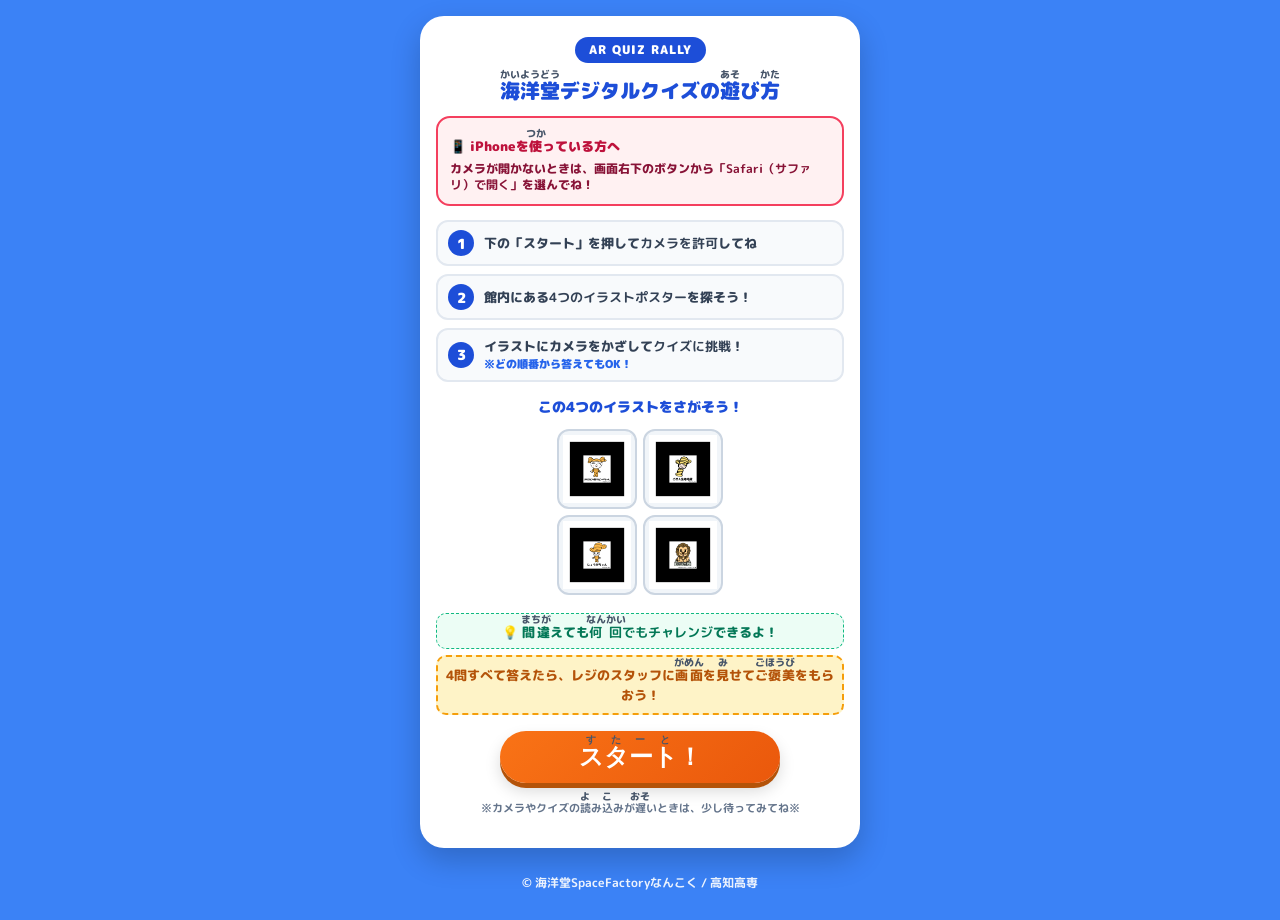
<file: index.html>
<!DOCTYPE html>
<html lang="ja">
<head> 
    <meta charset="utf-8">
    <title>海洋堂デジタルクイズの説明だよ</title>
    <meta name="description" content="海洋堂デジタルクイズラリーの説明とスタート画面">
    <meta name="viewport" content="width=device-width, initial-scale=1.0, user-scalable=no">
    <link rel="stylesheet" href="style.css">
    <!-- 角丸の読みやすいフォント読み込み -->
    <link rel="preconnect" href="https://fonts.googleapis.com">
    <link rel="preconnect" href="https://fonts.gstatic.com" crossorigin>
    <link href="https://fonts.googleapis.com/css2?family=M+PLUS+Rounded+1c:wght@700;800;900&display=swap" rel="stylesheet">
</head>
<body>
    <div id="All">
        <main class="quiz-card">
            
            <!-- 1. ヘッダータイトル -->
            <header class="quiz-header">
                <div class="badge">AR QUIZ RALLY</div>
                <h1><ruby>海洋堂<rt>かいようどう</rt></ruby>デジタルクイズの<ruby>遊<rt>あそ</rt></ruby>び<ruby>方<rt>かた</rt></ruby></h1>
            </header>

            <!-- 2. iPhone注意喚起バナー（Safari必須） -->
            <div class="safari-notice">
                <div class="notice-title">📱 iPhoneを<ruby>使<rt>つか</rt></ruby>っている方へ</div>
                <p>カメラが開かないときは、画面右下のボタンから<strong>「Safari（サファリ）で開く」</strong>を選んでね！</p>
            </div>

            <!-- 3. かんたん4ステップ説明 -->
            <div class="manual-steps">
                <div class="step-item">
                    <span class="step-num">1</span>
                    <p>下の「スタート」を押して<strong>カメラを許可</strong>してね</p>
                </div>
                <div class="step-item">
                    <span class="step-num">2</span>
                    <p>館内にある<strong>4つのイラストポスター</strong>を探そう！</p>
                </div>
                <div class="step-item">
                    <span class="step-num">3</span>
                    <p>イラストにカメラをかざして<strong>クイズに挑戦</strong>！<br><span class="sub-hint">※どの順番から答えてもOK！</span></p>
                </div>
            </div>

            <!-- 4. 探すマーカー画像一覧 -->
            <div class="marker-section">
                <div class="section-title">この4つのイラストをさがそう！</div>
                <div class="marker-container">
                    <table class="marker-table">
                        <tr>
                            <td><img src="images/marker/pattern-senbeityan.png" alt="マーカー1"></td>
                            <td><img src="images/marker/pattern-syougajizou.png" alt="マーカー2"></td>
                        </tr>
                        <tr>
                            <td><img src="images/marker/pattern-syougatyan.png" alt="マーカー3"></td>
                            <td><img src="images/marker/pattern-yanaseraion.png" alt="マーカー4"></td>
                        </tr>
                    </table>
                </div>
            </div>

            <!-- 5. チャレンジ＆ご褒美の説明 -->
            <div class="instruction-box">
                <p class="retry-p">💡 <ruby>間違<rt>まちが</rt></ruby>えても<strong><ruby>何回<rt>なんかい</rt></ruby>でもチャレンジ</strong>できるよ！</p>
                <p class="reward-p">4問すべて答えたら、レジのスタッフに<ruby>画面<rt>がめん</rt></ruby>を<ruby>見<rt>み</rt></ruby>せて<ruby>ご褒美<rt>ごほうび</rt></ruby>をもらおう！</p>
            </div>

            <!-- 6. スタートボタン -->
            <div class="button-container">
                <button type="button" class="start-btn" onclick="location.href='newquiz.html'">
                    <ruby>スタート<rt>すたーと</rt></ruby>！
                </button>
            </div>

            <!-- 7. 注意書き -->
            <p class="notice-p">※カメラやクイズの<ruby>読<rt>よ</rt></ruby>み<ruby>込<rt>こ</rt></ruby>みが<ruby>遅<rt>おそ</rt></ruby>いときは、少し待ってみてね※</p>
        </main>

        <footer>
            <p>© 海洋堂SpaceFactoryなんこく / 高知高専</p>
        </footer>
    </div>
</body>
</html>
</file>
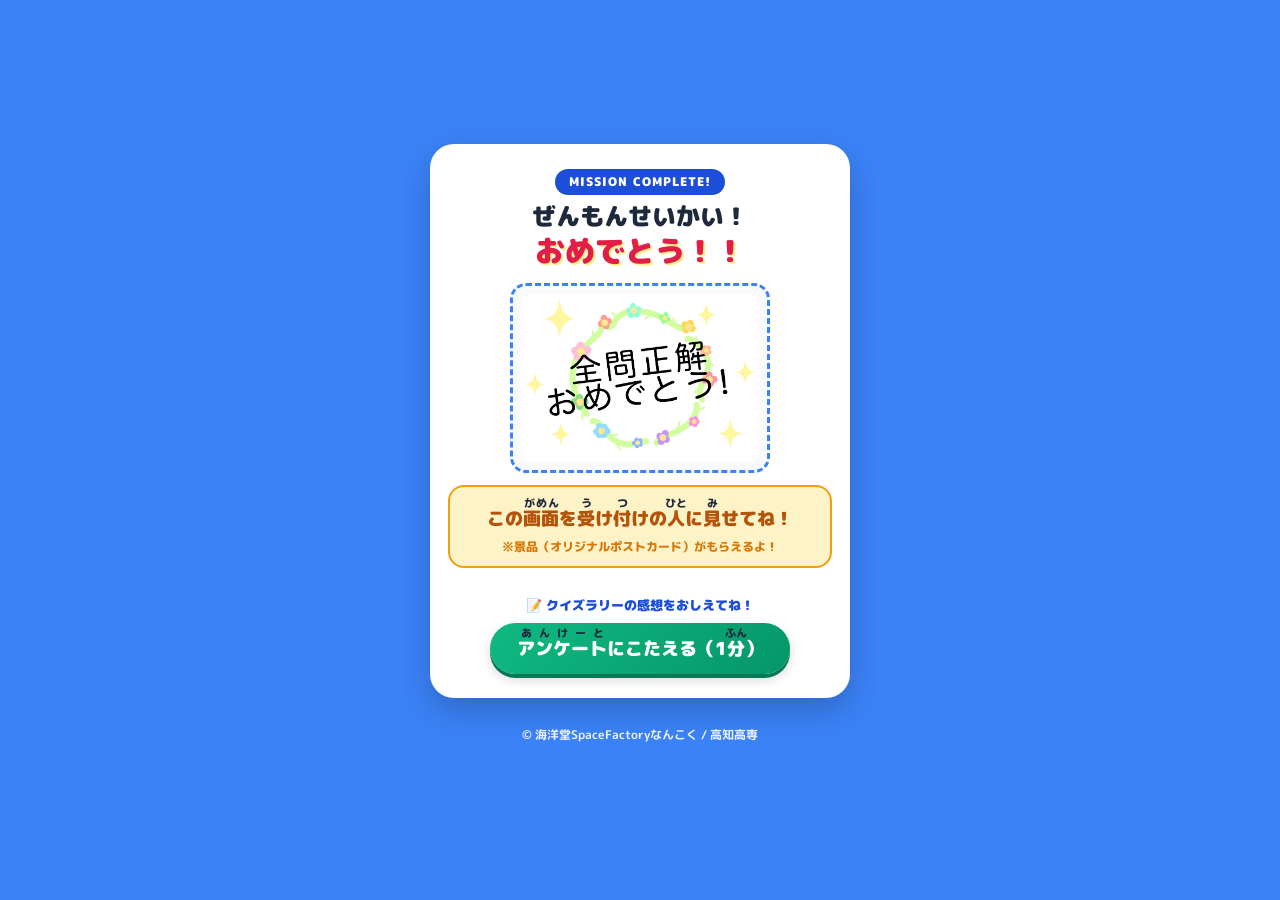
<file: clear.html>
<!DOCTYPE html>
<html lang="ja">
<head>
    <meta charset="UTF-8">
    <title>全問正解おめでとう！｜海洋堂ARクイズラリー</title>
    <meta name="viewport" content="width=device-width, initial-scale=1.0, user-scalable=no">
    <link rel="stylesheet" href="clear.css">
    <!-- 見やすい角丸フォントの読み込み -->
    <link rel="preconnect" href="https://fonts.googleapis.com">
    <link rel="preconnect" href="https://fonts.gstatic.com" crossorigin>
    <link href="https://fonts.googleapis.com/css2?family=M+PLUS+Rounded+1c:wght@700;800;900&display=swap" rel="stylesheet">
</head>
<body>
    <!-- お祝いの紙吹雪演出 -->
    <div class="confetti-container" aria-hidden="true">
        <div class="confetti"></div><div class="confetti"></div>
        <div class="confetti"></div><div class="confetti"></div>
        <div class="confetti"></div><div class="confetti"></div>
        <div class="confetti"></div><div class="confetti"></div>
    </div>

    <div id="outer">
        <main class="clear-card">
            
            <!-- 1. 祝福ヘッダー -->
            <header class="clear-header">
                <div class="badge">MISSION COMPLETE!</div>
                <h1>ぜんもんせいかい！<br><span class="highlight">おめでとう！！</span></h1>
            </header>

            <!-- 2. スタンプ（スタッフ確認用メインエリア） -->
            <div class="stamp-container">
                <div class="stamp-frame">
                    <img src="images/stamp/全問正解.jpg" alt="全問正解スタンプ" class="stamp-image">
                </div>
            </div>

            <!-- 3. スタッフに見せる指示 -->
            <div class="reception-guide">
                <p class="guide-text">
                    この<ruby>画面<rt>がめん</rt></ruby>を<ruby>受<rt>う</rt></ruby>け<ruby>付<rt>つ</rt></ruby>けの<ruby>人<rt>ひと</rt></ruby>に<ruby>見<rt>み</rt></ruby>せてね！
                </p>
                <p class="sub-text">※景品（オリジナルポストカード）がもらえるよ！</p>
            </div>

            <!-- 4. Googleフォーム（アンケート）リンクボタン -->
            <div class="survey-container">
                <p class="survey-title">📝 クイズラリーの感想をおしえてね！</p>
                <a href="https://docs.google.com/forms/d/e/1FAIpQLSczkO3vyU0O9Tlit2I1jtY0QSrg38aOl59SbziwXtgxCSIYGg/viewform?usp=dialog" 
                   target="_blank" 
                   rel="noopener noreferrer" 
                   class="survey-btn">
                   <ruby>アンケート<rt>あんけーと</rt></ruby>にこたえる（1<ruby>分<rt>ふん</rt></ruby>）
                </a>
            </div>

        </main>

        <footer>
            <p>© 海洋堂SpaceFactoryなんこく / 高知高専</p>
        </footer>
    </div>
</body>
</html>
</file>
<file: style.css>
@charset "UTF-8";

:root {
    --ksfn-blue: #3b82f6;        /* クリア画面と同じ爽やかな青 */
    --ksfn-dark-blue: #1d4ed8;  /* メインの濃い青 */
    --accent-red: #e11d48;      /* アクセントの赤 */
    --accent-orange: #f97316;   /* スタートボタンの目立つオレンジ */
    --text-color: #1e293b;
}

* {
    box-sizing: border-box;
}

body {
    margin: 0;
    padding: 0;
    font-family: 'M PLUS Rounded 1c', "ヒラギノ角ゴ ProN", "Meiryo", sans-serif;
    background-color: var(--ksfn-blue);
    color: var(--text-color);
    line-height: 1.5;
}

#All {
    min-height: 100vh;
    padding: 16px 12px;
    display: flex;
    flex-direction: column;
    align-items: center;
    justify-content: center;
}

/* メイン説明カード */
.quiz-card {
    background: #ffffff;
    width: 100%;
    max-width: 440px;
    border-radius: 24px;
    padding: 20px 16px;
    box-shadow: 0 12px 30px rgba(0, 0, 0, 0.2);
    text-align: center;
}

/* ヘッダー */
.quiz-header {
    margin-bottom: 12px;
}

.badge {
    display: inline-block;
    background: var(--ksfn-dark-blue);
    color: #ffffff;
    font-weight: 900;
    font-size: 12px;
    padding: 4px 14px;
    border-radius: 20px;
    letter-spacing: 1px;
    margin-bottom: 6px;
}

h1 {
    font-size: 20px;
    font-weight: 900;
    margin: 0;
    color: var(--ksfn-dark-blue);
    line-height: 1.4;
}

/* iPhone Safari注意喚起バナー */
.safari-notice {
    background-color: #fff1f2;
    border: 2px solid #f43f5e;
    border-radius: 14px;
    padding: 10px 12px;
    margin-bottom: 14px;
    text-align: left;
}

.safari-notice .notice-title {
    font-size: 13px;
    font-weight: 900;
    color: #be123c;
    margin-bottom: 4px;
}

.safari-notice p {
    font-size: 12px;
    font-weight: 800;
    color: #881337;
    margin: 0;
    line-height: 1.4;
}

/* 遊び方ステップ解説 */
.manual-steps {
    display: flex;
    flex-direction: column;
    gap: 8px;
    margin-bottom: 14px;
}

.step-item {
    display: flex;
    align-items: center;
    background-color: #f8fafc;
    border: 2px solid #e2e8f0;
    border-radius: 12px;
    padding: 8px 10px;
    text-align: left;
}

.step-num {
    background-color: var(--ksfn-dark-blue);
    color: #ffffff;
    font-weight: 900;
    font-size: 14px;
    width: 26px;
    height: 26px;
    border-radius: 50%;
    display: flex;
    align-items: center;
    justify-content: center;
    flex-shrink: 0;
    margin-right: 10px;
}

.step-item p {
    font-size: 13px;
    font-weight: 800;
    margin: 0;
    color: #334155;
    line-height: 1.3;
}

.sub-hint {
    font-size: 11px;
    color: #2563eb;
    font-weight: 900;
}

/* マーカー画像グリッド */
.marker-section {
    margin: 12px 0;
}

.section-title {
    font-size: 14px;
    font-weight: 900;
    color: var(--ksfn-dark-blue);
    margin-bottom: 6px;
}

.marker-container {
    display: flex;
    justify-content: center;
}

.marker-table {
    margin: 0 auto;
    border-collapse: separate;
    border-spacing: 6px;
}

.marker-table td {
    background: #f1f5f9;
    border: 2px solid #cbd5e1;
    border-radius: 12px;
    padding: 4px;
    width: 80px;
    height: 80px;
    vertical-align: middle;
}

.marker-table img {
    max-width: 100%;
    max-height: 100%;
    height: auto;
    display: block;
    margin: 0 auto;
}

/* 説明テキスト・ご褒美・再チャレンジ */
.instruction-box p {
    font-size: 13px;
    font-weight: 800;
    margin: 6px 0;
}

.instruction-box p.retry-p {
    color: #047857;
    background-color: #ecfdf5;
    padding: 6px;
    border-radius: 10px;
    border: 1px dashed #10b981;
}

.instruction-box p.reward-p {
    color: #b45309;
    background-color: #fef3c7;
    padding: 8px;
    border-radius: 10px;
    border: 2px dashed #f59e0b;
}

/* ルビ設定 */
ruby { ruby-position: over; }
rt { font-size: 10px; font-weight: 800; color: #475569; }

/* スタートボタン */
.button-container {
    margin: 16px 0 8px 0;
}

.start-btn {
    background: linear-gradient(135deg, #f97316, #ea580c);
    color: #ffffff;
    font-size: 24px;
    font-weight: 900;
    padding: 10px 36px;
    border: none;
    border-radius: 50px;
    box-shadow: 0 5px 0px #b45309, 0 8px 16px rgba(0, 0, 0, 0.15);
    cursor: pointer;
    transition: all 0.1s ease;
    width: 85%;
    max-width: 280px;
}

.start-btn:active {
    transform: translateY(3px);
    box-shadow: 0 2px 0px #b45309, 0 4px 8px rgba(0, 0, 0, 0.15);
}

/* 注意書き */
.notice-p {
    font-size: 11px;
    font-weight: 700;
    color: #64748b;
    margin-top: 6px;
}

/* フッター */
footer {
    font-size: 12px;
    color: #ffffff;
    margin-top: 14px;
    text-align: center;
    font-weight: 700;
    opacity: 0.9;
}
</file>
<file: clear.css>
@charset "UTF-8";

:root {
    --ksfn-blue: #3b82f6;        /* 海洋堂SFなんこくらしい鮮やかな青 */
    --ksfn-dark-blue: #1d4ed8;  /* 深みのある青 */
    --accent-red: #e11d48;      /* お祝いの赤 */
    --accent-yellow: #fef08a;   /* 祝福の黄色 */
    --text-color: #1e293b;
}

*, *::before, *::after {
    box-sizing: border-box;
}

body {
    margin: 0;
    padding: 0;
    font-family: 'M PLUS Rounded 1c', "ヒラギノ角ゴ ProN", "Meiryo", sans-serif;
    background-color: var(--ksfn-blue);
    color: var(--text-color);
    line-height: 1.5;
    overflow-x: hidden;
}

/* 全体レイアウト */
#outer {
    min-height: 100vh;
    padding: 20px 12px;
    display: flex;
    flex-direction: column;
    align-items: center;
    justify-content: center;
}

/* クイズラリー専用のクリアカード */
.clear-card {
    background: #ffffff;
    width: 100%;
    max-width: 420px;
    border-radius: 24px;
    padding: 24px 18px;
    box-shadow: 0 12px 30px rgba(0, 0, 0, 0.2);
    text-align: center;
    position: relative;
    z-index: 10;
}

/* 1. 祝福ヘッダー */
.clear-header {
    margin-bottom: 12px;
}

.badge {
    display: inline-block;
    background: var(--ksfn-dark-blue);
    color: #ffffff;
    font-weight: 900;
    font-size: 12px;
    padding: 4px 14px;
    border-radius: 20px;
    letter-spacing: 1px;
    margin-bottom: 6px;
}

h1 {
    font-size: 24px;
    font-weight: 900;
    margin: 0;
    color: var(--text-color);
    line-height: 1.3;
}

h1 .highlight {
    font-size: 30px;
    color: var(--accent-red);
    text-shadow: 2px 2px 0px var(--accent-yellow);
    display: inline-block;
    animation: pulse 1.5s infinite alternate;
}

@keyframes pulse {
    0% { transform: scale(1); }
    100% { transform: scale(1.05); }
}

/* 2. スタンプ表示枠 */
.stamp-container {
    margin: 12px 0;
    display: flex;
    justify-content: center;
}

.stamp-frame {
    background: #f8fafc;
    border: 3px dashed var(--ksfn-blue);
    border-radius: 16px;
    padding: 8px;
    max-width: 260px;
    width: 100%;
}

.stamp-image {
    width: 100%;
    height: auto;
    display: block;
    border-radius: 8px;
    animation: popIn 0.6s cubic-bezier(0.175, 0.885, 0.32, 1.275);
}

@keyframes popIn {
    0% { transform: scale(0.6); opacity: 0; }
    100% { transform: scale(1); opacity: 1; }
}

/* 3. 受付誘導指示 */
.reception-guide {
    background-color: #fef3c7;
    border: 2px solid #f59e0b;
    border-radius: 16px;
    padding: 10px 8px;
    margin-top: 12px;
}

.guide-text {
    font-size: 18px;
    font-weight: 900;
    color: #b45309;
    margin: 0;
    line-height: 1.6;
}

ruby { ruby-position: over; }
rt { font-size: 11px; font-weight: 800; color: #1e293b; }

.sub-text {
    font-size: 12px;
    font-weight: 800;
    color: #d97706;
    margin: 4px 0 0 0;
}

/* 4. Googleフォーム（アンケート）エリア */
.survey-container {
    margin-top: 16px;
    padding-top: 12px;
    border-top: 2px stroke #e2e8f0;
}

.survey-title {
    font-size: 13px;
    font-weight: 900;
    color: var(--ksfn-dark-blue);
    margin: 0 0 8px 0;
}

.survey-btn {
    display: inline-block;
    background: linear-gradient(135deg, #10b981, #059669);
    color: #ffffff;
    font-size: 18px;
    font-weight: 900;
    padding: 12px 20px;
    border-radius: 50px;
    text-decoration: none;
    box-shadow: 0 4px 0px #047857, 0 6px 12px rgba(0, 0, 0, 0.15);
    transition: all 0.1s ease;
    width: 90%;
    max-width: 300px;
}

.survey-btn:active {
    transform: translateY(3px);
    box-shadow: 0 1px 0px #047857, 0 2px 6px rgba(0, 0, 0, 0.15);
}

/* フッター */
footer {
    font-size: 12px;
    color: #ffffff;
    margin-top: 16px;
    text-align: center;
    font-weight: 700;
    opacity: 0.9;
}

/* 5. お祝い紙吹雪アニメーション */
.confetti-container {
    position: fixed;
    top: 0;
    left: 0;
    width: 100vw;
    height: 100vh;
    pointer-events: none;
    z-index: 1;
    overflow: hidden;
}

.confetti {
    position: absolute;
    width: 10px;
    height: 16px;
    opacity: 0.85;
    top: -20px;
    animation: fall 3.5s linear infinite;
}

.confetti:nth-child(1) { left: 10%; background: #ffffff; animation-delay: 0s; }
.confetti:nth-child(2) { left: 25%; background: #fef08a; animation-delay: 0.5s; }
.confetti:nth-child(3) { left: 40%; background: #f43f5e; animation-delay: 0.2s; }
.confetti:nth-child(4) { left: 55%; background: #60a5fa; animation-delay: 0.8s; }
.confetti:nth-child(5) { left: 70%; background: #ffffff; animation-delay: 0.3s; }
.confetti:nth-child(6) { left: 85%; background: #fef08a; animation-delay: 0.6s; }

@keyframes fall {
    0% { transform: translateY(0) rotate(0deg); opacity: 1; }
    100% { transform: translateY(100vh) rotate(360deg); opacity: 0; }
}
</file>
